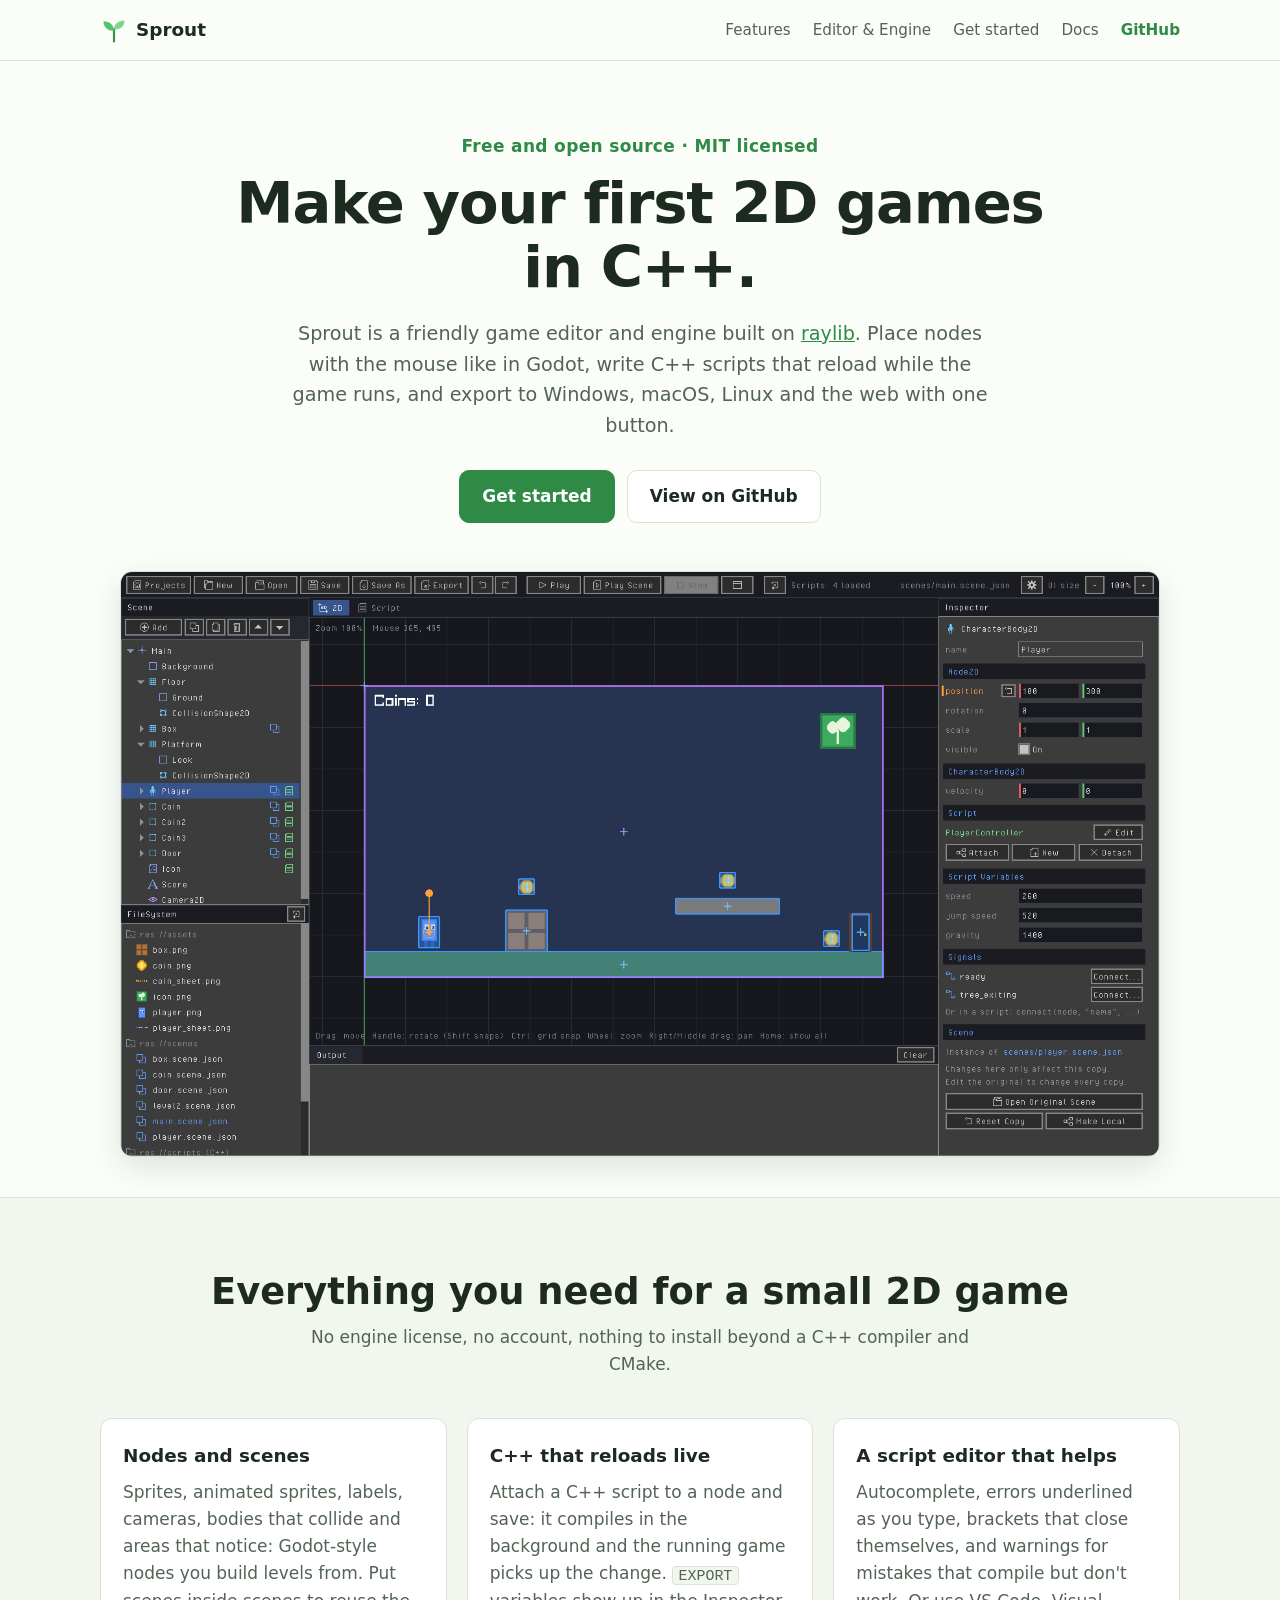
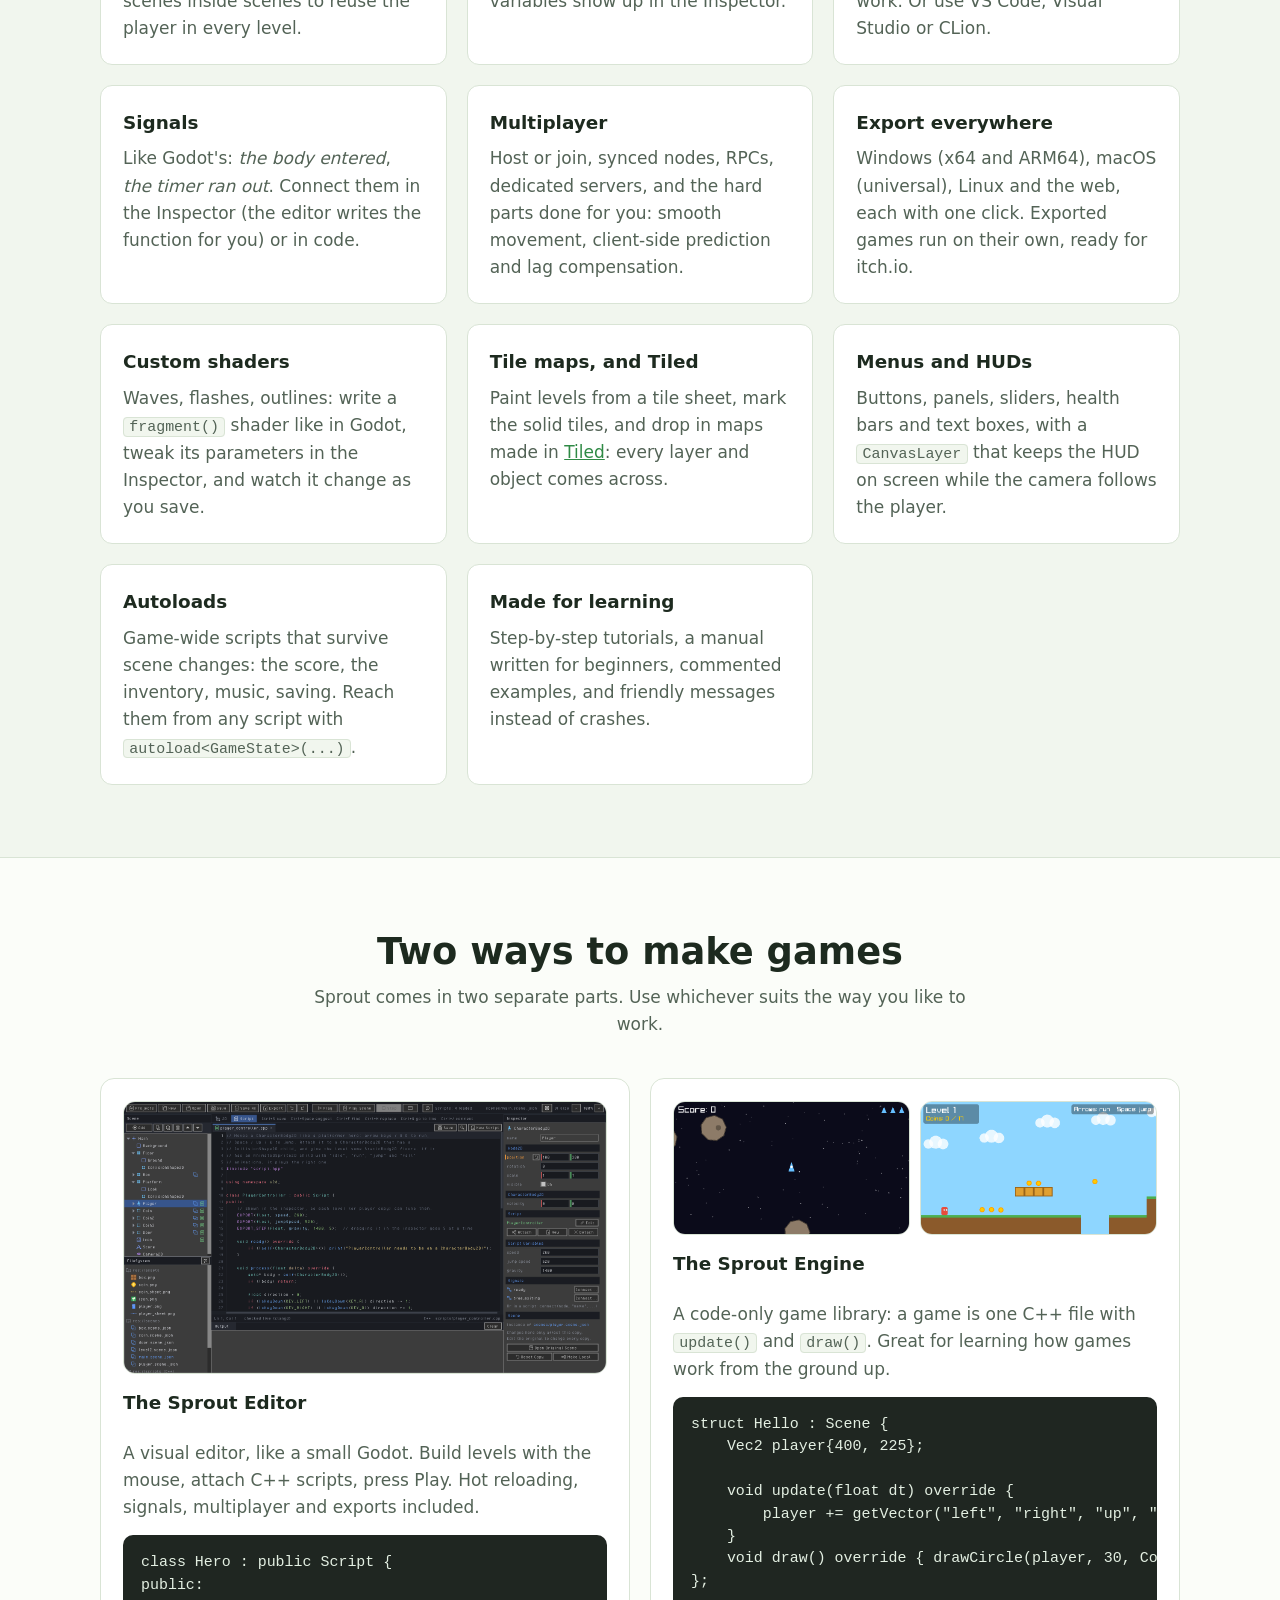
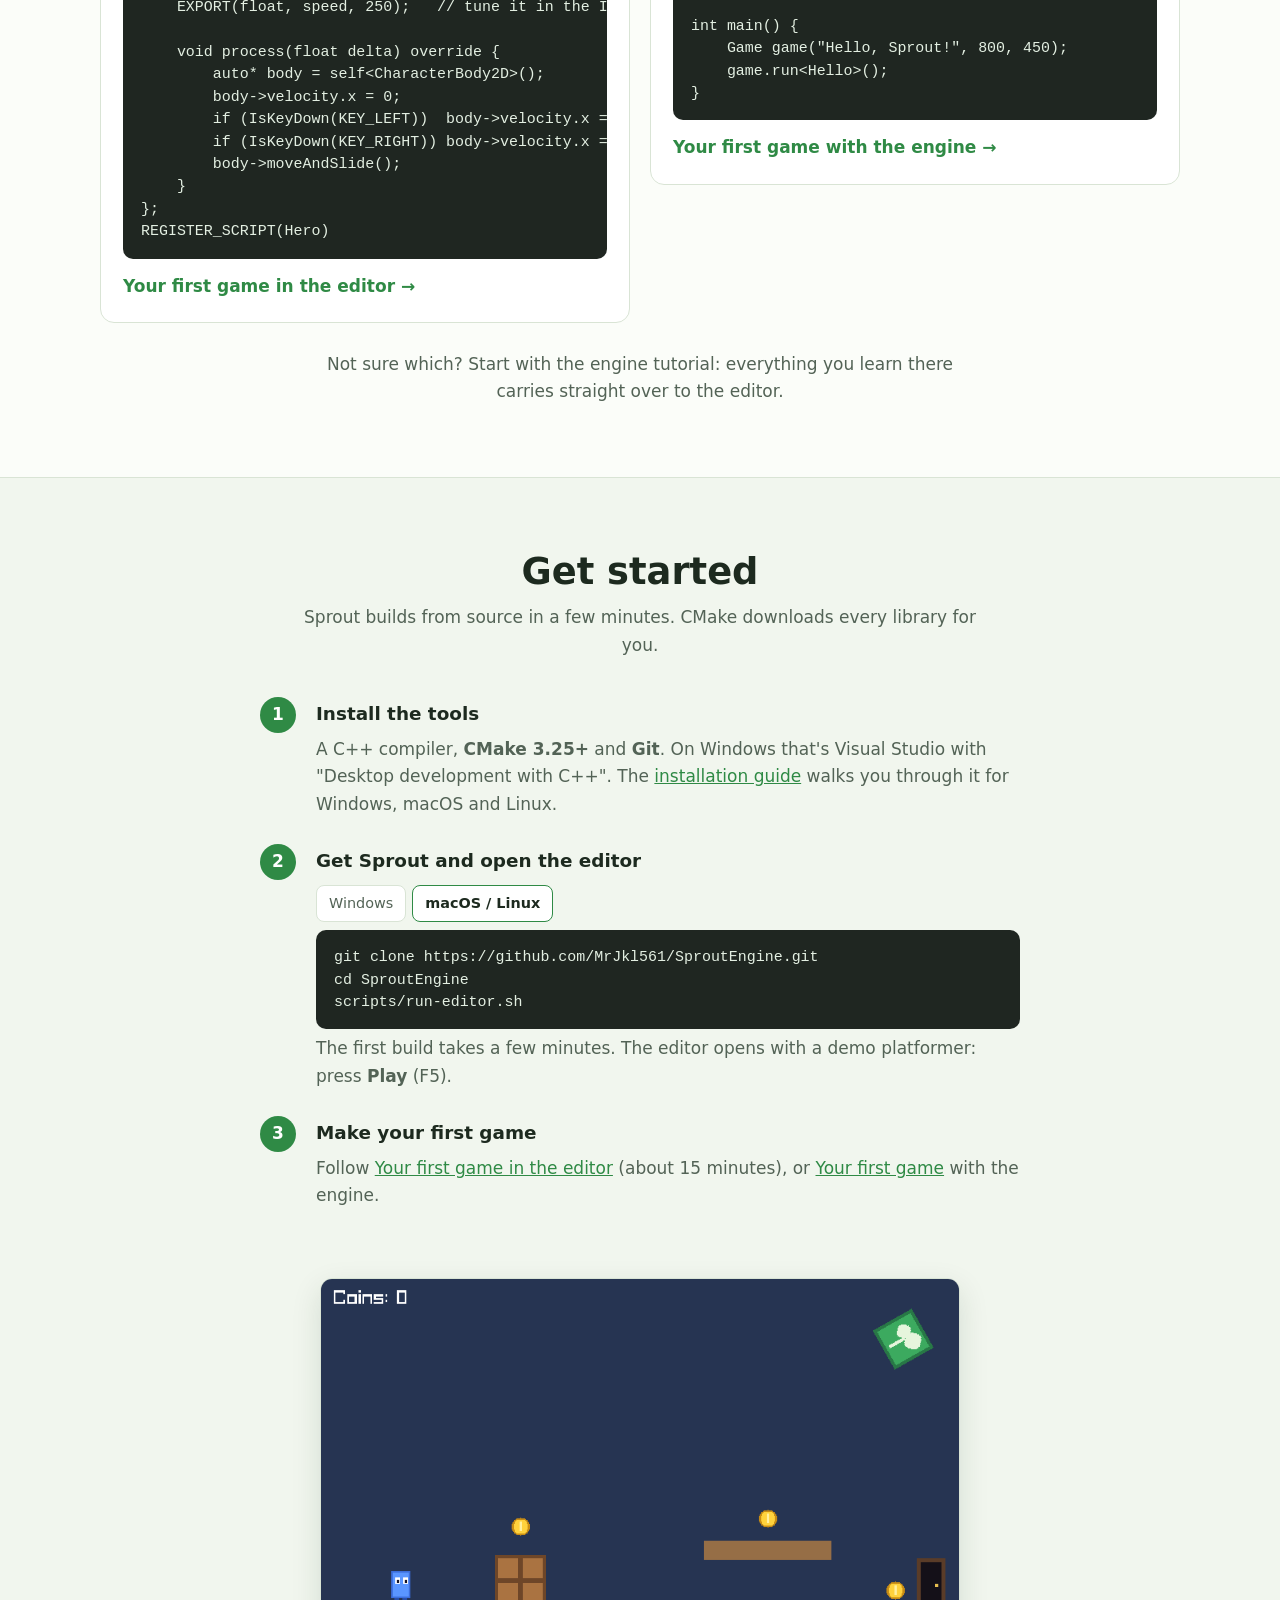
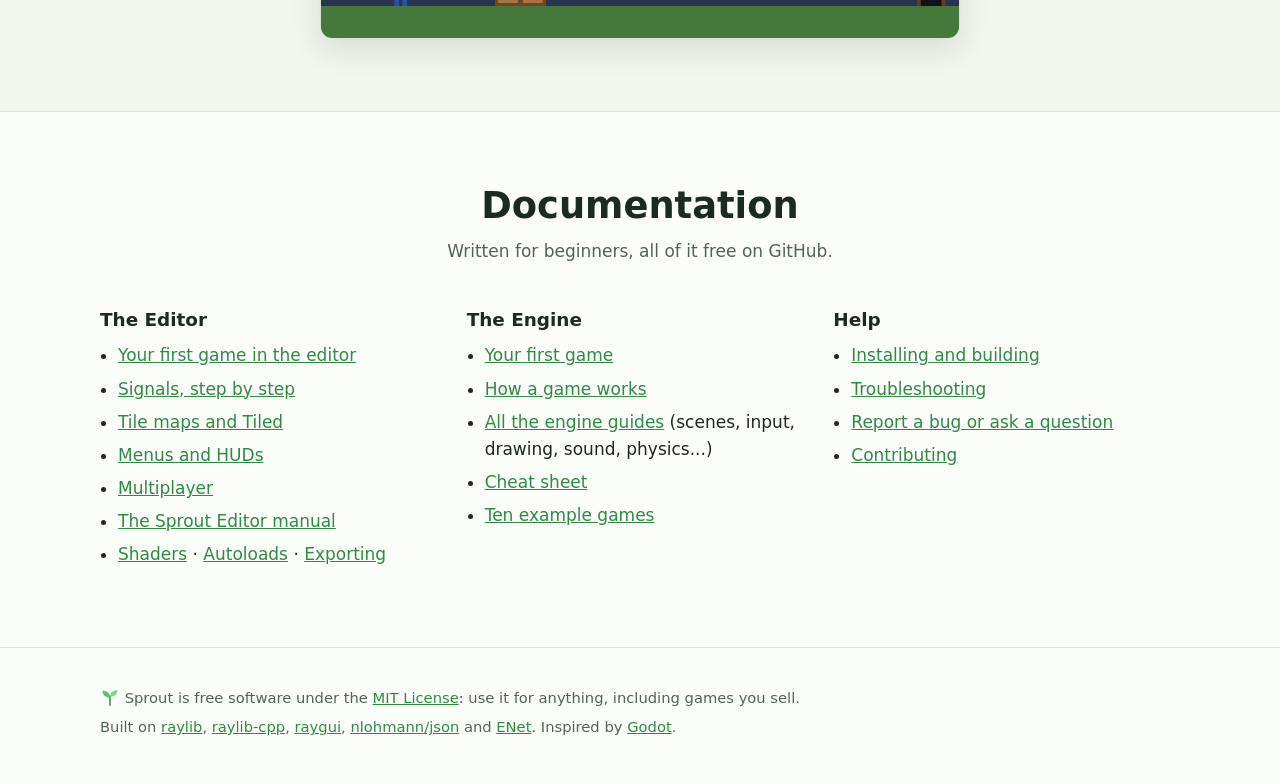
<file: website/index.html>
<!doctype html>
<html lang="en">
<head>
  <meta charset="utf-8">
  <meta name="viewport" content="width=device-width, initial-scale=1">
  <title>Sprout: make your first 2D games in C++</title>
  <meta name="description" content="Sprout is a free, open-source 2D game editor and engine in C++, built on raylib. Place nodes like in Godot, write C++ scripts that reload while the game runs, and export to Windows, macOS, Linux and the web.">
  <meta property="og:title" content="Sprout: make your first 2D games in C++">
  <meta property="og:description" content="A free, open-source 2D game editor and engine in C++. Godot-style nodes, hot-reloaded C++ scripts, tile maps with Tiled import, UI nodes, multiplayer, shaders, and exports to Windows, macOS, Linux and the web.">
  <meta property="og:image" content="https://sproutengine.dev/images/editor.png">
  <meta property="og:url" content="https://sproutengine.dev/">
  <meta name="twitter:card" content="summary_large_image">
  <link rel="icon" href="images/logo.svg" type="image/svg+xml">
  <link rel="stylesheet" href="style.css">
</head>
<body>

<header class="nav">
  <div class="wrap nav-inner">
    <a class="brand" href="#top"><img src="images/logo.svg" alt="" width="28" height="28"> Sprout</a>
    <nav aria-label="Main">
      <a href="#features">Features</a>
      <a href="#two-ways">Editor &amp; Engine</a>
      <a href="#start">Get started</a>
      <a href="#docs">Docs</a>
      <a class="nav-github" href="https://github.com/MrJkl561/SproutEngine">GitHub</a>
    </nav>
  </div>
</header>

<main id="top">

<section class="hero">
  <div class="wrap">
    <p class="eyebrow">Free and open source &middot; MIT licensed</p>
    <h1>Make your first 2D games<br>in C++.</h1>
    <p class="lead">Sprout is a friendly game editor and engine built on
      <a href="https://www.raylib.com">raylib</a>. Place nodes with the mouse like in Godot,
      write C++ scripts that reload while the game runs, and export to Windows, macOS,
      Linux and the web with one button.</p>
    <div class="actions">
      <a class="button primary" href="#start">Get started</a>
      <a class="button" href="https://github.com/MrJkl561/SproutEngine">View on GitHub</a>
    </div>
    <figure class="shot hero-shot">
      <img src="images/editor.png" width="1600" height="900"
           alt="The Sprout Editor: the scene tree on the left, a platformer level in the middle, and the selected player's properties and script variables on the right.">
    </figure>
  </div>
</section>

<section id="features" class="band">
  <div class="wrap">
    <h2>Everything you need for a small 2D game</h2>
    <p class="section-lead">No engine license, no account, nothing to install beyond a C++ compiler and CMake.</p>
    <div class="grid features">
      <article>
        <h3>Nodes and scenes</h3>
        <p>Sprites, animated sprites, labels, cameras, bodies that collide and areas that notice:
          Godot-style nodes you build levels from. Put scenes inside scenes to reuse the player in every level.</p>
      </article>
      <article>
        <h3>C++ that reloads live</h3>
        <p>Attach a C++ script to a node and save: it compiles in the background and the running game
          picks up the change. <code>EXPORT</code> variables show up in the Inspector.</p>
      </article>
      <article>
        <h3>A script editor that helps</h3>
        <p>Autocomplete, errors underlined as you type, brackets that close themselves, and warnings for
          mistakes that compile but don't work. Or use VS Code, Visual Studio or CLion.</p>
      </article>
      <article>
        <h3>Signals</h3>
        <p>Like Godot's: <em>the body entered</em>, <em>the timer ran out</em>. Connect them in the Inspector
          (the editor writes the function for you) or in code.</p>
      </article>
      <article>
        <h3>Multiplayer</h3>
        <p>Host or join, synced nodes, RPCs, dedicated servers, and the hard parts done for you:
          smooth movement, client-side prediction and lag compensation.</p>
      </article>
      <article>
        <h3>Export everywhere</h3>
        <p>Windows (x64 and ARM64), macOS (universal), Linux and the web, each with one click.
          Exported games run on their own, ready for itch.io.</p>
      </article>
      <article>
        <h3>Custom shaders</h3>
        <p>Waves, flashes, outlines: write a <code>fragment()</code> shader like in Godot, tweak its
          parameters in the Inspector, and watch it change as you save.</p>
      </article>
      <article>
        <h3>Tile maps, and Tiled</h3>
        <p>Paint levels from a tile sheet, mark the solid tiles, and drop in maps made in
          <a href="https://www.mapeditor.org">Tiled</a>: every layer and object comes across.</p>
      </article>
      <article>
        <h3>Menus and HUDs</h3>
        <p>Buttons, panels, sliders, health bars and text boxes, with a <code>CanvasLayer</code> that keeps
          the HUD on screen while the camera follows the player.</p>
      </article>
      <article>
        <h3>Autoloads</h3>
        <p>Game-wide scripts that survive scene changes: the score, the inventory, music, saving.
          Reach them from any script with <code>autoload&lt;GameState&gt;(...)</code>.</p>
      </article>
      <article>
        <h3>Made for learning</h3>
        <p>Step-by-step tutorials, a manual written for beginners, commented examples,
          and friendly messages instead of crashes.</p>
      </article>
    </div>
  </div>
</section>

<section id="two-ways">
  <div class="wrap">
    <h2>Two ways to make games</h2>
    <p class="section-lead">Sprout comes in two separate parts. Use whichever suits the way you like to work.</p>
    <div class="grid two">
      <article class="card">
        <figure class="shot"><img src="images/editor-script.png" width="1600" height="900" loading="lazy"
          alt="The Sprout Editor's Script tab with a C++ player script open, next to the Inspector."></figure>
        <h3>The Sprout Editor</h3>
        <p>A visual editor, like a small Godot. Build levels with the mouse, attach C++ scripts,
          press Play. Hot reloading, signals, multiplayer and exports included.</p>
<pre><code>class Hero : public Script {
public:
    EXPORT(float, speed, 250);   // tune it in the Inspector

    void process(float delta) override {
        auto* body = self&lt;CharacterBody2D&gt;();
        body-&gt;velocity.x = 0;
        if (IsKeyDown(KEY_LEFT))  body-&gt;velocity.x = -speed;
        if (IsKeyDown(KEY_RIGHT)) body-&gt;velocity.x = speed;
        body-&gt;moveAndSlide();
    }
};
REGISTER_SCRIPT(Hero)</code></pre>
        <a class="more" href="https://github.com/MrJkl561/SproutEngine/blob/main/docs/editor/getting-started.md">Your first game in the editor &rarr;</a>
      </article>
      <article class="card">
        <figure class="shot engine-shots">
          <img src="images/engine-06_space_shooter.png" width="800" height="450" loading="lazy" alt="A space shooter made with the Sprout Engine.">
          <img src="images/engine-07_platformer.png" width="800" height="450" loading="lazy" alt="A platformer made with the Sprout Engine.">
        </figure>
        <h3>The Sprout Engine</h3>
        <p>A code-only game library: a game is one C++ file with <code>update()</code> and <code>draw()</code>.
          Great for learning how games work from the ground up.</p>
<pre><code>struct Hello : Scene {
    Vec2 player{400, 225};

    void update(float dt) override {
        player += getVector("left", "right", "up", "down") * 300 * dt;
    }
    void draw() override { drawCircle(player, 30, Color::Gold); }
};

int main() {
    Game game("Hello, Sprout!", 800, 450);
    game.run&lt;Hello&gt;();
}</code></pre>
        <a class="more" href="https://github.com/MrJkl561/SproutEngine/blob/main/docs/02-your-first-game.md">Your first game with the engine &rarr;</a>
      </article>
    </div>
    <p class="note">Not sure which? Start with the engine tutorial: everything you learn there carries straight over to the editor.</p>
  </div>
</section>

<section id="start" class="band">
  <div class="wrap">
    <h2>Get started</h2>
    <p class="section-lead">Sprout builds from source in a few minutes. CMake downloads every library for you.</p>
    <ol class="steps">
      <li>
        <h3>Install the tools</h3>
        <p>A C++ compiler, <strong>CMake 3.25+</strong> and <strong>Git</strong>. On Windows that's Visual Studio
          with "Desktop development with C++". The
          <a href="https://github.com/MrJkl561/SproutEngine/blob/main/docs/01-installing.md">installation guide</a>
          walks you through it for Windows, macOS and Linux.</p>
      </li>
      <li>
        <h3>Get Sprout and open the editor</h3>
        <div class="tabs" data-tabs>
          <div class="tab-buttons" role="tablist">
            <button role="tab" aria-selected="true" data-tab="win">Windows</button>
            <button role="tab" aria-selected="false" data-tab="unix">macOS / Linux</button>
          </div>
          <div class="tab" data-panel="win">
<pre class="cmd"><code>git clone https://github.com/MrJkl561/SproutEngine.git
cd SproutEngine
scripts\run-editor.bat</code></pre>
          </div>
          <div class="tab" data-panel="unix" hidden>
<pre class="cmd"><code>git clone https://github.com/MrJkl561/SproutEngine.git
cd SproutEngine
scripts/run-editor.sh</code></pre>
          </div>
        </div>
        <p>The first build takes a few minutes. The editor opens with a demo platformer: press <strong>Play</strong> (F5).</p>
      </li>
      <li>
        <h3>Make your first game</h3>
        <p>Follow <a href="https://github.com/MrJkl561/SproutEngine/blob/main/docs/editor/getting-started.md">Your first game in the editor</a>
          (about 15 minutes), or <a href="https://github.com/MrJkl561/SproutEngine/blob/main/docs/02-your-first-game.md">Your first game</a>
          with the engine.</p>
      </li>
    </ol>
    <figure class="shot game-shot"><img src="images/editor-game.png" width="800" height="450" loading="lazy"
      alt="The editor's demo game: a blue character, coins, crates and a door on a green floor."></figure>
  </div>
</section>

<section id="docs">
  <div class="wrap">
    <h2>Documentation</h2>
    <p class="section-lead">Written for beginners, all of it free on GitHub.</p>
    <div class="grid docs">
      <div>
        <h3>The Editor</h3>
        <ul>
          <li><a href="https://github.com/MrJkl561/SproutEngine/blob/main/docs/editor/getting-started.md">Your first game in the editor</a></li>
          <li><a href="https://github.com/MrJkl561/SproutEngine/blob/main/docs/editor/signals.md">Signals, step by step</a></li>
          <li><a href="https://github.com/MrJkl561/SproutEngine/blob/main/docs/editor/tilemaps.md">Tile maps and Tiled</a></li>
          <li><a href="https://github.com/MrJkl561/SproutEngine/blob/main/docs/editor/ui.md">Menus and HUDs</a></li>
          <li><a href="https://github.com/MrJkl561/SproutEngine/blob/main/docs/editor/multiplayer.md">Multiplayer</a></li>
          <li><a href="https://github.com/MrJkl561/SproutEngine/blob/main/editor/README.md">The Sprout Editor manual</a></li>
          <li><a href="https://github.com/MrJkl561/SproutEngine/blob/main/editor/README.md#shaders">Shaders</a> &middot;
              <a href="https://github.com/MrJkl561/SproutEngine/blob/main/editor/README.md#autoloads-global-scripts">Autoloads</a> &middot;
              <a href="https://github.com/MrJkl561/SproutEngine/blob/main/editor/README.md#exporting-your-game">Exporting</a></li>
        </ul>
      </div>
      <div>
        <h3>The Engine</h3>
        <ul>
          <li><a href="https://github.com/MrJkl561/SproutEngine/blob/main/docs/02-your-first-game.md">Your first game</a></li>
          <li><a href="https://github.com/MrJkl561/SproutEngine/blob/main/docs/03-how-a-game-works.md">How a game works</a></li>
          <li><a href="https://github.com/MrJkl561/SproutEngine/blob/main/docs/README.md">All the engine guides</a> (scenes, input, drawing, sound, physics...)</li>
          <li><a href="https://github.com/MrJkl561/SproutEngine/blob/main/docs/cheat-sheet.md">Cheat sheet</a></li>
          <li><a href="https://github.com/MrJkl561/SproutEngine/tree/main/examples">Ten example games</a></li>
        </ul>
      </div>
      <div>
        <h3>Help</h3>
        <ul>
          <li><a href="https://github.com/MrJkl561/SproutEngine/blob/main/docs/01-installing.md">Installing and building</a></li>
          <li><a href="https://github.com/MrJkl561/SproutEngine/blob/main/docs/troubleshooting.md">Troubleshooting</a></li>
          <li><a href="https://github.com/MrJkl561/SproutEngine/issues">Report a bug or ask a question</a></li>
          <li><a href="https://github.com/MrJkl561/SproutEngine/blob/main/CONTRIBUTING.md">Contributing</a></li>
        </ul>
      </div>
    </div>
  </div>
</section>

</main>

<footer class="footer">
  <div class="wrap footer-inner">
    <p><img src="images/logo.svg" alt="" width="20" height="20"> Sprout is free software under the
      <a href="https://github.com/MrJkl561/SproutEngine/blob/main/LICENSE">MIT License</a>:
      use it for anything, including games you sell.</p>
    <p>Built on <a href="https://www.raylib.com">raylib</a>, <a href="https://github.com/RobLoach/raylib-cpp">raylib-cpp</a>,
      <a href="https://github.com/raysan5/raygui">raygui</a>, <a href="https://github.com/nlohmann/json">nlohmann/json</a>
      and <a href="https://github.com/lsalzman/enet">ENet</a>. Inspired by <a href="https://godotengine.org">Godot</a>.</p>
  </div>
</footer>

<script>
  // The Windows / macOS-Linux tabs (it shows the Windows commands without this)
  document.querySelectorAll('[data-tabs]').forEach(function (tabs) {
    var buttons = tabs.querySelectorAll('[data-tab]');
    function show(name) {
      buttons.forEach(function (b) { b.setAttribute('aria-selected', String(b.dataset.tab === name)); });
      tabs.querySelectorAll('[data-panel]').forEach(function (p) { p.hidden = p.dataset.panel !== name; });
    }
    buttons.forEach(function (b) { b.addEventListener('click', function () { show(b.dataset.tab); }); });
    if (/Mac|Linux|X11/.test(navigator.userAgent) && !/Windows/.test(navigator.userAgent)) show('unix');
  });
</script>
</body>
</html>
</file>
<file: website/style.css>
:root {
  --bg: #fbfdf9;
  --bg-band: #f1f6ee;
  --text: #1d2a1f;
  --muted: #536356;
  --line: #d9e4d5;
  --accent: #2f8a45;
  --accent-strong: #236c35;
  --accent-text: #ffffff;
  --card: #ffffff;
  --code-bg: #1f2621;
  --code-text: #e3efe2;
  --shadow: 0 10px 30px rgba(20, 50, 25, 0.12);
}

@media (prefers-color-scheme: dark) {
  :root {
    --bg: #111613;
    --bg-band: #161d18;
    --text: #e4ece4;
    --muted: #9fb0a2;
    --line: #2a352d;
    --accent: #5ec474;
    --accent-strong: #7bd88a;
    --accent-text: #0d1a10;
    --card: #19211b;
    --code-bg: #0c100d;
    --code-text: #d7e8d6;
    --shadow: 0 10px 30px rgba(0, 0, 0, 0.45);
  }
}

* { box-sizing: border-box; }

html { scroll-behavior: smooth; }

body {
  margin: 0;
  background: var(--bg);
  color: var(--text);
  font: 17px/1.6 system-ui, -apple-system, "Segoe UI", Roboto, "Helvetica Neue", Arial, sans-serif;
}

a { color: var(--accent); }
a:hover { color: var(--accent-strong); }

img { max-width: 100%; height: auto; display: block; }

code, pre {
  font-family: ui-monospace, "Cascadia Code", "SF Mono", Menlo, Consolas, monospace;
  font-size: 0.88em;
}

p code, li code {
  background: var(--bg-band);
  border: 1px solid var(--line);
  border-radius: 4px;
  padding: 0.05em 0.35em;
}

.wrap { max-width: 1120px; margin: 0 auto; padding: 0 20px; }

/* Navigation */
.nav {
  position: sticky;
  top: 0;
  z-index: 10;
  background: color-mix(in srgb, var(--bg) 88%, transparent);
  backdrop-filter: blur(8px);
  border-bottom: 1px solid var(--line);
}
.nav-inner { display: flex; align-items: center; justify-content: space-between; height: 60px; gap: 16px; }
.brand {
  display: flex; align-items: center; gap: 8px;
  font-weight: 700; font-size: 1.15rem; color: var(--text); text-decoration: none;
}
.nav nav { display: flex; gap: 22px; flex-wrap: wrap; }
.nav nav a { color: var(--muted); text-decoration: none; font-size: 0.95rem; }
.nav nav a:hover { color: var(--text); }
.nav .nav-github { color: var(--accent); font-weight: 600; }

/* Hero */
.hero { padding: 72px 0 40px; text-align: center; }
.eyebrow { color: var(--accent); font-weight: 600; letter-spacing: 0.02em; margin: 0 0 12px; }
h1 { font-size: clamp(2.2rem, 5.5vw, 3.6rem); line-height: 1.1; margin: 0 0 20px; letter-spacing: -0.02em; }
.lead { font-size: 1.2rem; color: var(--muted); max-width: 720px; margin: 0 auto 28px; }
.actions { display: flex; gap: 12px; justify-content: center; flex-wrap: wrap; margin-bottom: 48px; }
.button {
  display: inline-block; padding: 12px 22px; border-radius: 10px;
  border: 1px solid var(--line); background: var(--card); color: var(--text);
  font-weight: 600; text-decoration: none;
}
.button:hover { border-color: var(--accent); color: var(--text); }
.button.primary { background: var(--accent); border-color: var(--accent); color: var(--accent-text); }
.button.primary:hover { background: var(--accent-strong); color: var(--accent-text); }

.shot { margin: 0; }
.shot img { border-radius: 12px; border: 1px solid var(--line); box-shadow: var(--shadow); }
.hero-shot { max-width: 1040px; margin: 0 auto; }

/* Sections */
section { padding: 72px 0; }
.band { background: var(--bg-band); border-top: 1px solid var(--line); border-bottom: 1px solid var(--line); }
h2 { font-size: clamp(1.7rem, 3.5vw, 2.3rem); line-height: 1.2; margin: 0 0 10px; text-align: center; }
.section-lead { color: var(--muted); text-align: center; max-width: 680px; margin: 0 auto 40px; }
h3 { font-size: 1.15rem; margin: 0 0 8px; }

.grid { display: grid; gap: 20px; }
.features { grid-template-columns: repeat(auto-fit, minmax(260px, 1fr)); }
.features article {
  background: var(--card); border: 1px solid var(--line); border-radius: 12px; padding: 22px;
}
.features p { margin: 0; color: var(--muted); }

.two { grid-template-columns: repeat(auto-fit, minmax(320px, 1fr)); align-items: start; }
.card {
  background: var(--card); border: 1px solid var(--line); border-radius: 14px; padding: 22px;
  display: flex; flex-direction: column; gap: 14px; min-width: 0;
}
.card p { margin: 0; color: var(--muted); }
.card .shot img { box-shadow: none; }
.engine-shots { display: grid; grid-template-columns: 1fr 1fr; gap: 10px; }
.more { font-weight: 600; text-decoration: none; }
.note { text-align: center; color: var(--muted); margin: 28px auto 0; max-width: 680px; }

pre {
  margin: 0; padding: 16px 18px; border-radius: 10px;
  background: var(--code-bg); color: var(--code-text);
  overflow-x: auto; line-height: 1.5;
}
pre code { background: none; border: 0; padding: 0; color: inherit; font-size: 1em; }

/* Get started */
.steps { list-style: none; counter-reset: step; padding: 0; margin: 0 auto 40px; max-width: 760px; }
.steps li {
  counter-increment: step; position: relative; padding: 0 0 28px 56px;
}
.steps li::before {
  content: counter(step); position: absolute; left: 0; top: -2px;
  width: 36px; height: 36px; border-radius: 50%;
  background: var(--accent); color: var(--accent-text);
  display: flex; align-items: center; justify-content: center; font-weight: 700;
}
.steps p { margin: 6px 0 0; color: var(--muted); }
.tabs { margin-top: 10px; }
.tab-buttons { display: flex; gap: 6px; margin-bottom: 8px; }
.tab-buttons button {
  font: inherit; font-size: 0.9rem; padding: 6px 12px; border-radius: 8px; cursor: pointer;
  border: 1px solid var(--line); background: var(--card); color: var(--muted);
}
.tab-buttons button[aria-selected="true"] { border-color: var(--accent); color: var(--text); font-weight: 600; }
.game-shot { max-width: 640px; margin: 0 auto; }

/* Docs */
.docs { grid-template-columns: repeat(auto-fit, minmax(240px, 1fr)); }
.docs ul { margin: 0; padding-left: 18px; }
.docs li { margin: 6px 0; }

/* Footer */
.footer { border-top: 1px solid var(--line); padding: 32px 0 40px; color: var(--muted); font-size: 0.92rem; }
.footer-inner p { margin: 6px 0; }
.footer-inner img { display: inline-block; vertical-align: -4px; }

@media (max-width: 720px) {
  body { font-size: 16px; }
  .nav nav { gap: 14px; }
  .nav nav a:not(.nav-github) { display: none; }
  .hero { padding-top: 44px; }
  section { padding: 52px 0; }
  .engine-shots { grid-template-columns: 1fr; }
}
</file>
